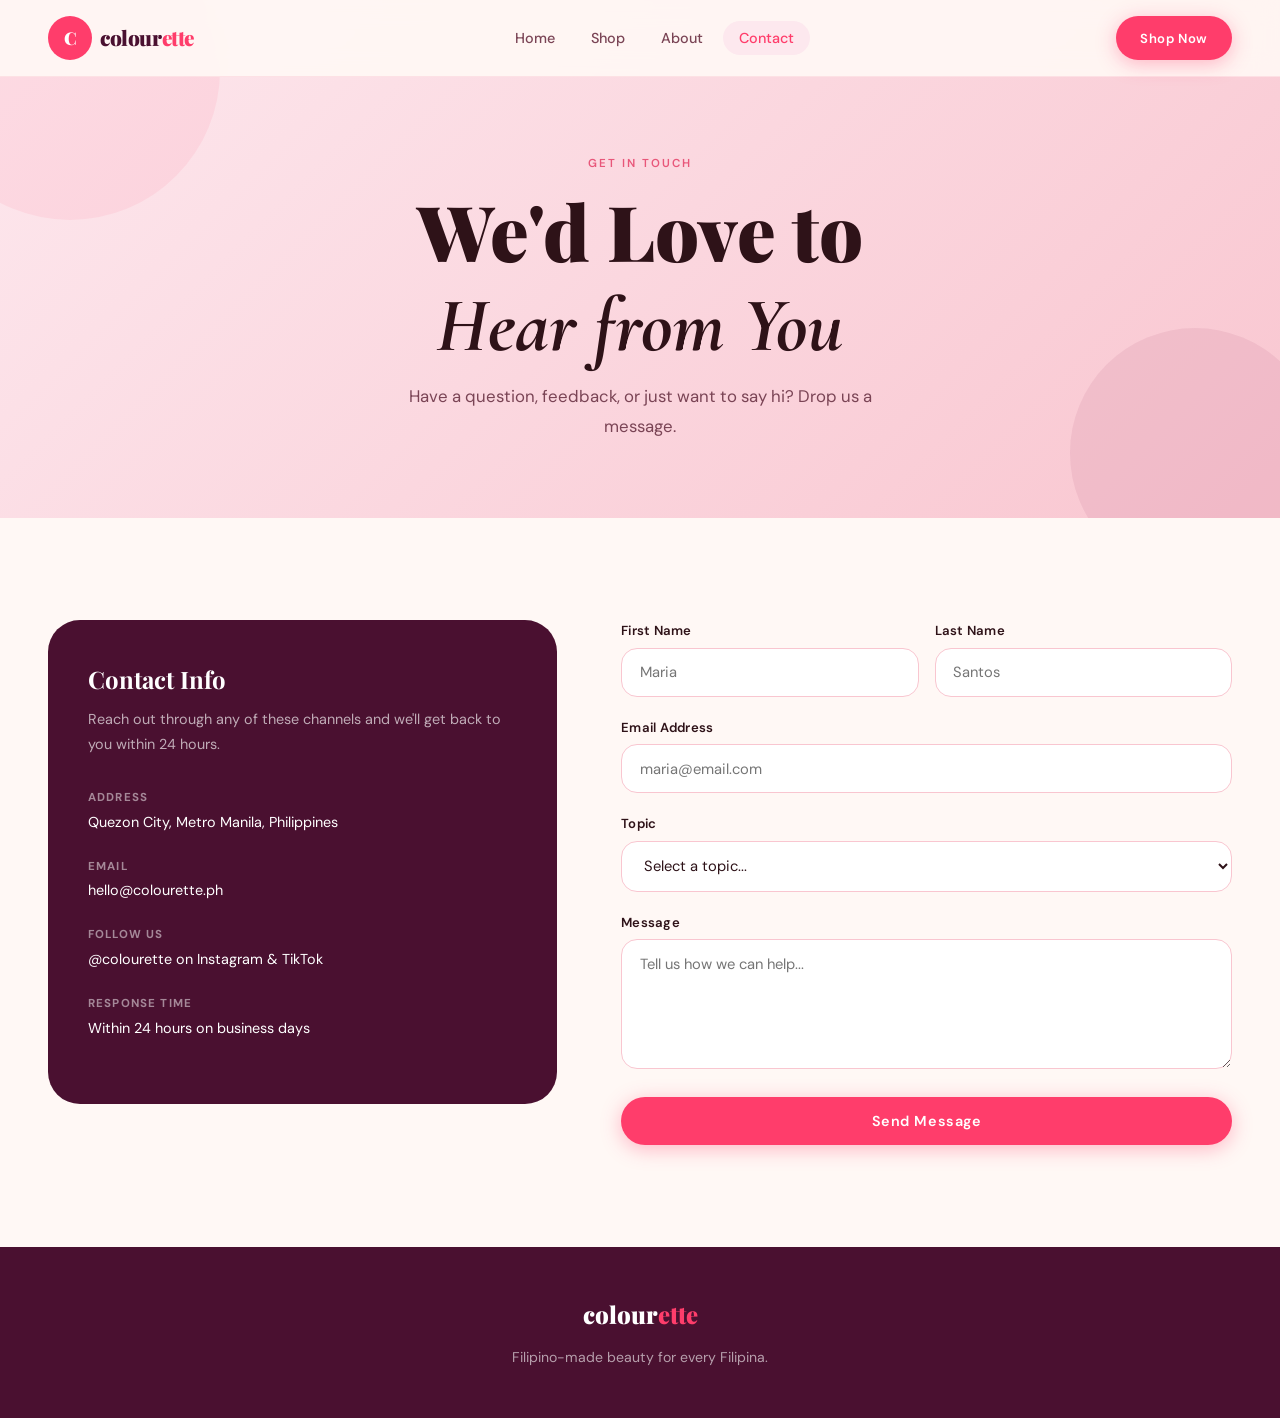
<file: assesment 2 web programming/dree/pages/contact.html>
<!DOCTYPE html>
<html lang="en">
<head>
  <meta charset="UTF-8" />
  <meta name="viewport" content="width=device-width, initial-scale=1.0" />
  <title>Contact — Colourette Cosmetics</title>
  <link rel="stylesheet" href="../css/styles.css" />
</head>
<body>

  <nav class="navbar">
    <div class="navbar-inner">
      <a href="index.html" class="navbar-logo">
        <div class="navbar-logo-img">C</div>
        <span class="navbar-logo-text">colour<span>ette</span></span>
      </a>
      <ul class="navbar-links">
        <li><a href="index.html">Home</a></li>
        <li><a href="shop.html">Shop</a></li>
        <li><a href="about.html">About</a></li>
        <li><a href="contact.html" class="active">Contact</a></li>
      </ul>
      <div class="navbar-actions">
        <a href="shop.html" class="btn btn-primary btn-shop-nav">Shop Now</a>
      </div>
      <div class="hamburger"><span></span><span></span><span></span></div>
    </div>
  </nav>

  <nav class="mobile-nav">
    <a href="index.html">Home</a>
    <a href="shop.html">Shop</a>
    <a href="about.html">About</a>
    <a href="contact.html">Contact</a>
  </nav>

  <!-- PAGE HEADER -->
  <div class="page-header">
    <div class="page-header-content container">
      <p class="section-label section-label--center">Get in Touch</p>
      <h1>We'd Love to<br><em class="text-accent">Hear from You</em></h1>
      <p class="page-header-sub">Have a question, feedback, or just want to say hi? Drop us a message.</p>
    </div>
  </div>

  <!-- CONTACT SECTION -->
  <section class="section">
    <div class="container">
      <div class="contact-wrap">

        <!-- INFO CARD -->
        <div class="contact-info-card fade-up">
          <div class="contact-info-title">Contact Info</div>
          <p class="contact-info-sub">Reach out through any of these channels and we'll get back to you within 24 hours.</p>

          <div class="contact-item">
            <div>
              <div class="contact-item-label">Address</div>
              <div class="contact-item-value">Quezon City, Metro Manila, Philippines</div>
            </div>
          </div>

          <div class="contact-item">
            <div>
              <div class="contact-item-label">Email</div>
              <div class="contact-item-value">hello@colourette.ph</div>
            </div>
          </div>

          <div class="contact-item">
            <div>
              <div class="contact-item-label">Follow Us</div>
              <div class="contact-item-value">@colourette on Instagram & TikTok</div>
            </div>
          </div>

          <div class="contact-item">
                <div>
              <div class="contact-item-label">Response Time</div>
              <div class="contact-item-value">Within 24 hours on business days</div>
            </div>
          </div>
        </div>

        <!-- FORM -->
        <div class="fade-up fade-up-delay-2">
          <form class="contact-form">

            <div style="display:grid; grid-template-columns:1fr 1fr; gap:1rem;">
              <div class="form-group">
                <label class="form-label">First Name</label>
                <input type="text" class="form-input" placeholder="Maria" required />
              </div>
              <div class="form-group">
                <label class="form-label">Last Name</label>
                <input type="text" class="form-input" placeholder="Santos" required />
              </div>
            </div>

            <div class="form-group">
              <label class="form-label">Email Address</label>
              <input type="email" class="form-input" placeholder="maria@email.com" required />
            </div>

            <div class="form-group">
              <label class="form-label">Topic</label>
              <select class="form-select">
                <option value="">Select a topic...</option>
                <option>Order Inquiry</option>
                <option>Product Question</option>
                <option>Partnership / Collaboration</option>
                <option>Press & Media</option>
                <option>Other</option>
              </select>
            </div>

            <div class="form-group">
              <label class="form-label">Message</label>
              <textarea class="form-textarea" placeholder="Tell us how we can help..." required></textarea>
            </div>

            <button type="submit" class="btn btn-primary" style="width:100%; justify-content:center;">
              Send Message
            </button>

          </form>
        </div>

      </div>
    </div>
  </section>

  <footer>
    <div class="container">
      <div class="footer-grid">
        <div>
          <div class="footer-brand-name">colour<span>ette</span></div>
          <p class="footer-brand-desc">Filipino-made beauty for every Filipina.</p>
        </div>
      </div>
    </div>
  </footer>

  <script src="../js/main.js"></script>
</body>
</html>
</file>
<file: assesment 2 web programming/dree/css/styles.css>
@import url('https://fonts.googleapis.com/css2?family=Playfair+Display:ital,wght@0,400;0,700;0,900;1,400;1,700&family=DM+Sans:wght@300;400;500;600&family=Cormorant+Garamond:ital,wght@0,300;0,400;1,300;1,400&display=swap');

*, *::before, *::after {
  box-sizing: border-box;
  margin: 0;
  padding: 0;
}

html {
  scroll-behavior: smooth;
  font-size: 16px;
}

body {
  font-family: 'DM Sans', sans-serif;
  background-color: #FFF8F5;
  color: #2E1218;
  line-height: 1.6;
  overflow-x: hidden;
}

img {
  max-width: 100%;
  display: block;
}

a {
  color: inherit;
  text-decoration: none;
}

button {
  cursor: pointer;
  border: none;
  background: none;
  font-family: 'DM Sans', sans-serif;
}

ul, ol {
  list-style: none;
}

/* ===========================
   TYPOGRAPHY
=========================== */
h1, h2, h3, h4, h5 {
  font-family: 'Playfair Display', serif;
  line-height: 1.15;
  color: #2E1218;
}

h1 { font-size: clamp(2.4rem, 6vw, 5rem); font-weight: 900; }
h2 { font-size: clamp(1.8rem, 4vw, 3rem); font-weight: 700; }
h3 { font-size: clamp(1.3rem, 2.5vw, 1.9rem); font-weight: 700; }
h4 { font-size: 1.1rem; font-weight: 600; }

p {
  font-size: 1rem;
  color: #7A4455;
  line-height: 1.75;
}

.text-accent {
  font-family: 'Cormorant Garamond', serif;
  font-style: italic;
}

.text-vivid { color: #FF3D6B; }
.text-berry { color: #8B2252; }
.text-plum  { color: #4A1030; }

/* ===========================
   LAYOUT UTILITIES
=========================== */
.container {
  max-width: 1280px;
  margin: 0 auto;
  padding: 0 clamp(1rem, 4vw, 3rem);
}

.section {
  padding: clamp(3rem, 8vw, 7rem) 0;
}

.section-label {
  font-family: 'DM Sans', sans-serif;
  font-size: 0.72rem;
  font-weight: 600;
  letter-spacing: 0.18em;
  text-transform: uppercase;
  color: #E8577A;
  margin-bottom: 0.75rem;
}

.section-label--center {
  text-align: center;
}

.section-title {
  margin-bottom: 0.5rem;
}

.section-sub {
  font-size: 1.05rem;
  color: #7A4455;
  max-width: 560px;
  margin-top: 0.75rem;
}

/* ===========================
   BUTTONS
=========================== */
.btn {
  display: inline-flex;
  align-items: center;
  gap: 0.5rem;
  padding: 0.8rem 2rem;
  border-radius: 999px;
  font-family: 'DM Sans', sans-serif;
  font-size: 0.9rem;
  font-weight: 600;
  letter-spacing: 0.04em;
  transition: 0.3s cubic-bezier(0.4, 0, 0.2, 1);
  cursor: pointer;
  border: 2px solid transparent;
}

.btn-primary {
  background-color: #FF3D6B;
  color: #FFFFFF;
  box-shadow: 0 4px 20px rgba(255, 61, 107, 0.35);
}
.btn-primary:hover {
  background-color: #8B2252;
  transform: translateY(-2px);
  box-shadow: 0 8px 28px rgba(139, 34, 82, 0.40);
}

.btn-outline {
  background-color: transparent;
  color: #FF3D6B;
  border-color: #FF3D6B;
}
.btn-outline:hover {
  background-color: #FF3D6B;
  color: #FFFFFF;
  transform: translateY(-2px);
}

.btn-dark {
  background-color: #4A1030;
  color: #FFFFFF;
}
.btn-dark:hover {
  background-color: #8B2252;
  transform: translateY(-2px);
}

.btn-ghost {
  background-color: rgba(255, 255, 255, 0.9);
  color: #4A1030;
  border-color: rgba(74, 16, 48, 0.15);
}
.btn-ghost:hover {
  background-color: #FFFFFF;
  box-shadow: 0 4px 24px rgba(232, 87, 122, 0.12);
}

.btn-lg {
  padding: 1rem 2.6rem;
  font-size: 1rem;
}

.btn-shop-nav {
  padding: 0.6rem 1.4rem;
  font-size: 0.82rem;
}

/* ===========================
   NAVIGATION
=========================== */
.navbar {
  position: fixed;
  top: 0;
  left: 0;
  right: 0;
  z-index: 1000;
  background-color: rgba(255, 248, 245, 0.92);
  backdrop-filter: blur(12px);
  -webkit-backdrop-filter: blur(12px);
  border-bottom: 1px solid rgba(232, 87, 122, 0.12);
  transition: 0.3s cubic-bezier(0.4, 0, 0.2, 1);
}

.navbar.scrolled {
  background-color: rgba(255, 248, 245, 0.98);
  box-shadow: 0 4px 24px rgba(232, 87, 122, 0.12);
}

.navbar-inner {
  display: flex;
  align-items: center;
  justify-content: space-between;
  padding: 1rem clamp(1rem, 4vw, 3rem);
  max-width: 1280px;
  margin: 0 auto;
}

.navbar-logo {
  display: flex;
  align-items: center;
  gap: 0.5rem;
}

.navbar-logo-img {
  width: 44px;
  height: 44px;
  border-radius: 50%;
  background-color: #FF3D6B;
  display: flex;
  align-items: center;
  justify-content: center;
  font-family: 'Playfair Display', serif;
  font-size: 1.1rem;
  font-weight: 900;
  color: #FFFFFF;
  flex-shrink: 0;
}

.navbar-logo-text {
  font-family: 'Playfair Display', serif;
  font-size: 1.3rem;
  font-weight: 900;
  color: #4A1030;
  letter-spacing: -0.02em;
}

.navbar-logo-text span {
  color: #FF3D6B;
}

.navbar-links {
  display: flex;
  align-items: center;
  gap: 0.25rem;
}

.navbar-links a {
  padding: 0.5rem 1rem;
  font-size: 0.9rem;
  font-weight: 500;
  color: #7A4455;
  border-radius: 999px;
  transition: 0.3s cubic-bezier(0.4, 0, 0.2, 1);
}

.navbar-links a:hover,
.navbar-links a.active {
  color: #FF3D6B;
  background-color: #FDE8EE;
}

.navbar-actions {
  display: flex;
  align-items: center;
  gap: 0.75rem;
}

.hamburger {
  display: none;
  flex-direction: column;
  gap: 5px;
  cursor: pointer;
  padding: 8px;
  border-radius: 6px;
  transition: 0.3s cubic-bezier(0.4, 0, 0.2, 1);
}

.hamburger span {
  display: block;
  width: 24px;
  height: 2px;
  background-color: #4A1030;
  border-radius: 2px;
  transition: 0.3s cubic-bezier(0.4, 0, 0.2, 1);
}

.mobile-nav {
  display: none;
  position: fixed;
  top: 72px;
  left: 0;
  right: 0;
  bottom: 0;
  background-color: #FFF8F5;
  z-index: 999;
  padding: 2rem;
  flex-direction: column;
  gap: 0.5rem;
  overflow-y: auto;
  transform: translateX(100%);
  transition: transform 0.4s cubic-bezier(0.4, 0, 0.2, 1);
}

.mobile-nav.open {
  transform: translateX(0);
}

.mobile-nav a {
  font-size: 1.4rem;
  font-family: 'Playfair Display', serif;
  font-weight: 700;
  color: #4A1030;
  padding: 1rem 0;
  border-bottom: 1px solid #F9C6D0;
  transition: 0.3s cubic-bezier(0.4, 0, 0.2, 1);
}

.mobile-nav a:hover {
  color: #FF3D6B;
  padding-left: 0.5rem;
}

/* ===========================
   HERO SECTION
=========================== */
.hero {
  min-height: 100vh;
  display: grid;
  grid-template-columns: 1fr 1fr;
  align-items: center;
  padding-top: 80px;
  overflow: hidden;
  position: relative;
}

.hero-bg-blob {
  position: absolute;
  border-radius: 50%;
  filter: blur(80px);
  pointer-events: none;
  z-index: 0;
}

.hero-bg-blob-1 {
  width: 500px;
  height: 500px;
  background: radial-gradient(circle, rgba(249, 198, 208, 0.6) 0%, transparent 70%);
  top: -100px;
  right: -100px;
}

.hero-bg-blob-2 {
  width: 400px;
  height: 400px;
  background: radial-gradient(circle, rgba(244, 135, 91, 0.25) 0%, transparent 70%);
  bottom: 0;
  left: 30%;
}

.hero-left {
  padding: clamp(2rem, 6vw, 5rem) clamp(1rem, 4vw, 3rem);
  position: relative;
  z-index: 1;
}

.hero-badge {
  display: inline-flex;
  align-items: center;
  gap: 0.5rem;
  background-color: #FDE8EE;
  border: 1px solid #F9C6D0;
  border-radius: 999px;
  padding: 0.4rem 1rem;
  font-size: 0.78rem;
  font-weight: 600;
  color: #8B2252;
  letter-spacing: 0.06em;
  margin-bottom: 1.5rem;
}

.hero-badge-dot {
  width: 8px;
  height: 8px;
  border-radius: 50%;
  background-color: #FF3D6B;
  animation: pulse 2s ease-in-out infinite;
}

@keyframes pulse {
  0%, 100% { transform: scale(1); opacity: 1; }
  50% { transform: scale(1.4); opacity: 0.6; }
}

.hero-title {
  margin-bottom: 1.25rem;
}

.hero-title em {
  font-style: italic;
  color: #FF3D6B;
}

.hero-subtitle {
  font-size: 1.1rem;
  color: #7A4455;
  max-width: 460px;
  margin-bottom: 2rem;
}

.hero-actions {
  display: flex;
  align-items: center;
  gap: 1rem;
  flex-wrap: wrap;
}

.hero-stats {
  display: flex;
  gap: 2rem;
  margin-top: 3rem;
  padding-top: 2rem;
  border-top: 1px solid #F9C6D0;
}

.hero-stat-value {
  font-family: 'Playfair Display', serif;
  font-size: 1.8rem;
  font-weight: 900;
  color: #4A1030;
  line-height: 1;
}

.hero-stat-label {
  font-size: 0.8rem;
  color: #7A4455;
  margin-top: 0.25rem;
}

.hero-right {
  position: relative;
  height: 100%;
  min-height: 600px;
  display: flex;
  align-items: center;
  justify-content: center;
  z-index: 1;
}

.hero-image-wrap {
  position: relative;
  width: 85%;
}

.hero-image-main {
  width: 100%;
  border-radius: 32px;
  object-fit: cover;
  aspect-ratio: 3/4;
  box-shadow: 0 8px 40px rgba(74, 16, 48, 0.10);
}

.hero-floating-card {
  position: absolute;
  background-color: #FFFFFF;
  border-radius: 16px;
  padding: 1rem 1.25rem;
  box-shadow: 0 8px 40px rgba(74, 16, 48, 0.10);
  animation: float 4s ease-in-out infinite;
}

.hero-floating-card-1 {
  bottom: 10%;
  left: -12%;
}

@keyframes float {
  0%, 100% { transform: translateY(0); }
  50% { transform: translateY(-10px); }
}

/* ===========================
   MARQUEE / TICKER
=========================== */
.marquee-bar {
  background-color: #4A1030;
  color: #FFFFFF;
  padding: 0.7rem 0;
  overflow: hidden;
  white-space: nowrap;
}

.marquee-track {
  display: inline-flex;
  animation: marquee 28s linear infinite;
}

.marquee-item {
  display: inline-flex;
  align-items: center;
  gap: 1rem;
  padding: 0 2rem;
  font-size: 0.78rem;
  font-weight: 600;
  letter-spacing: 0.1em;
  text-transform: uppercase;
  color: rgba(255, 255, 255, 0.9);
}

.marquee-dot {
  width: 5px;
  height: 5px;
  border-radius: 50%;
  background-color: #FF3D6B;
  flex-shrink: 0;
}

@keyframes marquee {
  0%   { transform: translateX(0); }
  100% { transform: translateX(-50%); }
}

/* ===========================
   PRODUCT CARDS
=========================== */
.product-card {
  background-color: #FFFFFF;
  border-radius: 16px;
  overflow: hidden;
  box-shadow: 0 4px 24px rgba(232, 87, 122, 0.12);
  transition: 0.3s cubic-bezier(0.4, 0, 0.2, 1);
  cursor: pointer;
  position: relative;
}

.product-card:hover {
  transform: translateY(-6px);
  box-shadow: 0 16px 48px rgba(232, 87, 122, 0.22);
}

.product-card-img-wrap {
  position: relative;
  aspect-ratio: 1;
  overflow: hidden;
  background-color: #FDE8EE;
}

.product-card-img-wrap img {
  width: 100%;
  height: 100%;
  object-fit: cover;
  transition: transform 0.5s ease;
}

.product-card:hover .product-card-img-wrap img {
  transform: scale(1.06);
}

.product-card-body {
  padding: 1.1rem;
}

.product-card-name {
  font-family: 'Playfair Display', serif;
  font-size: 1rem;
  font-weight: 700;
  color: #4A1030;
  margin-bottom: 0.25rem;
}

.product-card-shade {
  font-size: 0.8rem;
  color: #7A4455;
  margin-bottom: 0.6rem;
}

.product-card-swatches {
  display: flex;
  gap: 5px;
  margin-bottom: 0.75rem;
}

.swatch {
  width: 18px;
  height: 18px;
  border-radius: 50%;
  border: 2px solid #FFFFFF;
  outline: 1px solid rgba(0, 0, 0, 0.08);
  cursor: pointer;
  transition: transform 0.2s;
}

.swatch:hover {
  transform: scale(1.25);
}

.swatch.more {
  background-color: #FDE8EE;
  color: #7A4455;
  font-size: 0.55rem;
  font-weight: 700;
  display: flex;
  align-items: center;
  justify-content: center;
  outline: none;
  border-color: #F9C6D0;
}

.product-card-footer {
  display: flex;
  align-items: center;
  justify-content: space-between;
}

.product-price {
  font-family: 'Playfair Display', serif;
  font-size: 1.1rem;
  font-weight: 900;
  color: #4A1030;
}

.product-price-old {
  font-size: 0.8rem;
  color: #7A4455;
  text-decoration: line-through;
  margin-left: 0.35rem;
  font-weight: 400;
}

.btn-add-cart {
  width: 36px;
  height: 36px;
  border-radius: 50%;
  background-color: #FF3D6B;
  color: #FFFFFF;
  display: flex;
  align-items: center;
  justify-content: center;
  font-size: 1.1rem;
  font-weight: 700;
  transition: 0.3s cubic-bezier(0.4, 0, 0.2, 1);
  border: none;
  cursor: pointer;
  flex-shrink: 0;
}

.btn-add-cart:hover {
  background-color: #8B2252;
  transform: scale(1.1) rotate(90deg);
}

/* ===========================
   SHOP PAGE
=========================== */
.page-header-sub {
  color: #7A4455;
  max-width: 500px;
  margin: 0.75rem auto 0;
  font-size: 1.05rem;
}

.product-grid {
  display: grid;
  grid-template-columns: repeat(4, 1fr);
  gap: 1.5rem;
}

/* ===========================
   SWATCH SHADE COLOURS
=========================== */
.swatch--blossom        { background-color: #E8577A; }
.swatch--peach          { background-color: #F4875B; }
.swatch--berry          { background-color: #8B2252; }
.swatch--rosette        { background-color: #D4456B; }
.swatch--mulberry       { background-color: #A0205A; }
.swatch--warm-beige     { background-color: #D4A574; }
.swatch--caramel        { background-color: #B87B52; }
.swatch--mocha          { background-color: #8B5E3C; }
.swatch--dark-brown     { background-color: #4A2B1A; }
.swatch--medium-brown   { background-color: #7A4B32; }
.swatch--black          { background-color: #1A0A05; }
.swatch--rose-water     { background-color: #F9C6D0; }
.swatch--aloe-fresh     { background-color: #C8E6F0; }
.swatch--sunset-morena  { background-color: #F4875B; }
.swatch--blushed        { background-color: #E8577A; }
.swatch--bronze         { background-color: #C8956A; }
.swatch--midnight-black { background-color: #0D0D0D; }
.swatch--navy           { background-color: #1A3A6A; }
.swatch--honey-glaze    { background-color: #D4956A; }
.swatch--lychee         { background-color: #E8577A; }
.swatch--clear          { background-color: #F9C6D0; }

/* ===========================
   CTA BANNER
=========================== */
.cta-banner {
  background: linear-gradient(135deg, #4A1030 0%, #8B2252 60%, #FF3D6B 100%);
  border-radius: 32px;
  padding: clamp(2.5rem, 6vw, 5rem) clamp(2rem, 5vw, 4rem);
  display: grid;
  grid-template-columns: 1fr auto;
  align-items: center;
  gap: 2rem;
  position: relative;
  overflow: hidden;
}

.cta-banner::before {
  content: '';
  position: absolute;
  top: -60px;
  right: 120px;
  width: 250px;
  height: 250px;
  border-radius: 50%;
  background-color: rgba(255, 255, 255, 0.05);
}

.cta-banner::after {
  content: '';
  position: absolute;
  bottom: -40px;
  right: 60px;
  width: 180px;
  height: 180px;
  border-radius: 50%;
  background-color: rgba(255, 255, 255, 0.04);
}

.cta-banner-text h2 {
  color: #FFFFFF;
  margin-bottom: 0.75rem;
}

.cta-banner-text p {
  color: rgba(255, 255, 255, 0.75);
  max-width: 420px;
}

.cta-banner-actions {
  display: flex;
  flex-direction: column;
  gap: 0.75rem;
  z-index: 1;
}

/* ===========================
   PAGE HEADER (inner pages)
=========================== */
.page-header {
  background: linear-gradient(135deg, #FDE8EE 0%, #F9C6D0 100%);
  padding: clamp(6rem, 12vw, 10rem) 0 clamp(3rem, 6vw, 5rem);
  text-align: center;
  position: relative;
  overflow: hidden;
}

.page-header::before {
  content: '';
  position: absolute;
  top: -80px;
  left: -80px;
  width: 300px;
  height: 300px;
  border-radius: 50%;
  background-color: rgba(255, 61, 107, 0.08);
}

.page-header::after {
  content: '';
  position: absolute;
  bottom: -60px;
  right: -40px;
  width: 250px;
  height: 250px;
  border-radius: 50%;
  background-color: rgba(139, 34, 82, 0.08);
}

.page-header-content {
  position: relative;
  z-index: 1;
}

/* ===========================
   ABOUT PAGE
=========================== */
.about-story-grid {
  display: grid;
  grid-template-columns: 1fr 1fr;
  gap: 4rem;
  align-items: center;
}

.about-img-stack {
  position: relative;
}

.about-img-main {
  width: 85%;
  border-radius: 32px;
  object-fit: cover;
  aspect-ratio: 3/4;
  box-shadow: 0 8px 40px rgba(74, 16, 48, 0.10);
}

.about-body-text {
  margin-top: 1rem;
  margin-bottom: 1rem;
}

.about-section-no-top {
  padding-top: 0;
}

/* ===========================
   STORY SECTION (home)
=========================== */
.story-grid {
  display: grid;
  grid-template-columns: 1fr 1fr;
  gap: 5rem;
  align-items: center;
}

.story-img-col {
  position: relative;
}

.story-img {
  width: 100%;
  border-radius: 28px;
  aspect-ratio: 4/5;
  object-fit: cover;
  box-shadow: 0 8px 40px rgba(74, 16, 48, 0.12);
}

.story-founder-tag {
  position: absolute;
  bottom: -1.25rem;
  right: -1.25rem;
  background: #FF3D6B;
  color: #fff;
  border-radius: 14px;
  padding: 1rem 1.25rem;
  box-shadow: 0 8px 28px rgba(255, 61, 107, 0.3);
}

.story-founder-name {
  font-family: 'Playfair Display', serif;
  font-size: 1rem;
  font-weight: 700;
}

.story-founder-role {
  font-size: 0.72rem;
  opacity: 0.85;
  margin-top: 2px;
}

.story-body {
  color: #7A4455;
  margin-bottom: 1rem;
  font-size: 1rem;
}

.story-pillars {
  display: flex;
  flex-direction: column;
  gap: 1rem;
  margin-top: 1.75rem;
}

.pillar {
  display: flex;
  align-items: flex-start;
  gap: 1rem;
}

.pillar-icon {
  font-size: 1.4rem;
  flex-shrink: 0;
  margin-top: 2px;
}

.pillar-title {
  font-weight: 700;
  font-size: 0.95rem;
  color: #4A1030;
}

.pillar-desc {
  font-size: 0.82rem;
  color: #7A4455;
  margin-top: 1px;
}

/* ===========================
   CONTACT PAGE
=========================== */
.contact-wrap {
  display: grid;
  grid-template-columns: 1fr 1.2fr;
  gap: 4rem;
  align-items: start;
}

.form-group {
  margin-bottom: 1.25rem;
}

.form-label {
  display: block;
  font-size: 0.82rem;
  font-weight: 600;
  color: #2E1218;
  margin-bottom: 0.4rem;
  letter-spacing: 0.02em;
}

.form-input,
.form-textarea,
.form-select {
  width: 100%;
  padding: 0.85rem 1.1rem;
  border: 1.5px solid #F9C6D0;
  border-radius: 16px;
  font-family: 'DM Sans', sans-serif;
  font-size: 0.92rem;
  color: #2E1218;
  background-color: #FFFFFF;
  outline: none;
  transition: 0.3s cubic-bezier(0.4, 0, 0.2, 1);
}

.form-input:focus,
.form-textarea:focus,
.form-select:focus {
  border-color: #FF3D6B;
  box-shadow: 0 0 0 3px rgba(255, 61, 107, 0.10);
}

.form-textarea {
  resize: vertical;
  min-height: 130px;
}

.contact-info-card {
  background-color: #4A1030;
  border-radius: 32px;
  padding: 2.5rem;
  color: #FFFFFF;
}

.contact-info-title {
  font-family: 'Playfair Display', serif;
  font-size: 1.5rem;
  font-weight: 700;
  color: #FFFFFF;
  margin-bottom: 0.5rem;
}

.contact-info-sub {
  color: rgba(255, 255, 255, 0.65);
  font-size: 0.9rem;
  margin-bottom: 2rem;
}

.contact-item {
  display: flex;
  align-items: flex-start;
  gap: 1rem;
  margin-bottom: 1.5rem;
}

.contact-item-icon {
  width: 40px;
  height: 40px;
  border-radius: 10px;
  background-color: rgba(255, 255, 255, 0.12);
  display: flex;
  align-items: center;
  justify-content: center;
  font-size: 1.1rem;
  flex-shrink: 0;
}

.contact-item-label {
  font-size: 0.72rem;
  font-weight: 700;
  letter-spacing: 0.1em;
  text-transform: uppercase;
  color: rgba(255, 255, 255, 0.5);
  margin-bottom: 0.2rem;
}

.contact-item-value {
  font-size: 0.9rem;
  color: #FFFFFF;
}

/* ===========================
   SCROLL ANIMATIONS
=========================== */
.fade-up {
  opacity: 0;
  transform: translateY(30px);
  transition: opacity 0.65s ease, transform 0.65s ease;
}

.fade-up.visible {
  opacity: 1;
  transform: translateY(0);
}

.fade-up-delay-1 { transition-delay: 0.1s; }
.fade-up-delay-2 { transition-delay: 0.2s; }
.fade-up-delay-3 { transition-delay: 0.3s; }
.fade-up-delay-4 { transition-delay: 0.4s; }

/* ===========================
   TOAST NOTIFICATION
=========================== */
.toast-container {
  position: fixed;
  bottom: 2rem;
  right: 2rem;
  z-index: 9999;
  display: flex;
  flex-direction: column;
  gap: 0.75rem;
}

.toast {
  background-color: #4A1030;
  color: #FFFFFF;
  padding: 1rem 1.5rem;
  border-radius: 16px;
  box-shadow: 0 8px 40px rgba(74, 16, 48, 0.10);
  font-size: 0.9rem;
  display: flex;
  align-items: center;
  gap: 0.75rem;
  transform: translateX(120%);
  transition: transform 0.4s cubic-bezier(0.4, 0, 0.2, 1);
  max-width: 320px;
}

.toast.show {
  transform: translateX(0);
}

.toast-icon {
  font-size: 1.1rem;
  flex-shrink: 0;
}

/* ===========================
   FOOTER
=========================== */
footer {
  background-color: #4A1030;
  color: rgba(255, 255, 255, 0.85);
  padding: 3rem 0;
}

.footer-grid {
  display: grid;
  grid-template-columns: 1fr;
  text-align: center;
}

.footer-brand-name {
  font-family: 'Playfair Display', serif;
  font-size: 1.5rem;
  font-weight: 900;
  color: #FFFFFF;
  margin-bottom: 0.75rem;
}

.footer-brand-name span {
  color: #FF3D6B;
}

.footer-brand-desc {
  font-size: 0.88rem;
  color: rgba(255, 255, 255, 0.6);
}

/* ===========================
   RESPONSIVE
=========================== */
@media (max-width: 1024px) {
  .product-grid { grid-template-columns: repeat(3, 1fr); }
  .contact-wrap { grid-template-columns: 1fr; }
}

@media (max-width: 768px) {
  .hero {
    grid-template-columns: 1fr;
    text-align: center;
    padding-top: 72px;
  }

  .hero-right { display: none; }

  .hero-subtitle,
  .section-sub {
    margin-left: auto;
    margin-right: auto;
  }

  .hero-stats { justify-content: center; }
  .hero-actions { justify-content: center; }

  .cta-banner { grid-template-columns: 1fr; text-align: center; }
  .cta-banner-actions { align-items: center; }
  .about-story-grid { grid-template-columns: 1fr; }
  .story-grid { grid-template-columns: 1fr; gap: 2rem; }
  .story-img-col { display: none; }

  .navbar-links,
  .navbar-actions { display: none; }
  .hamburger { display: flex; }
  .mobile-nav { display: flex; }

  .product-grid { grid-template-columns: repeat(2, 1fr); }
}

@media (max-width: 480px) {
  .product-grid { grid-template-columns: 1fr 1fr; gap: 1rem; }
}
</file>
